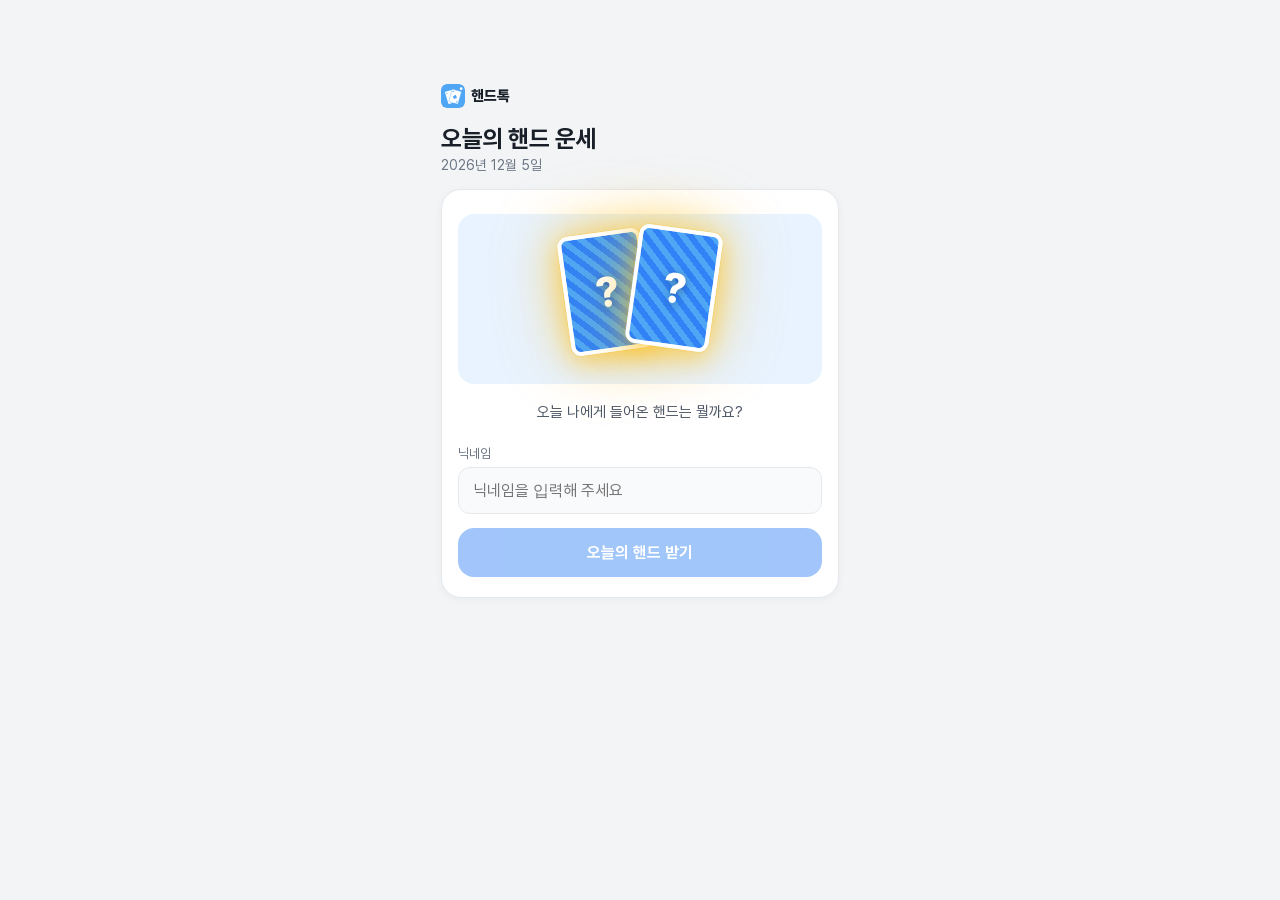
<file: index.html>
<!doctype html>
<html lang="ko">
<head>
<meta charset="utf-8">
<meta name="viewport" content="width=device-width, initial-scale=1, viewport-fit=cover">
<meta name="theme-color" content="#F2F4F6">
<link rel="icon" type="image/png" sizes="32x32" href="favicon-32.png?v=36">
<link rel="icon" href="favicon.ico?v=36" sizes="any">
<link rel="apple-touch-icon" sizes="180x180" href="apple-touch-icon.png?v=36">
<link rel="preload" href="fonts/Pretendard-Regular.subset.woff2" as="font" type="font/woff2" crossorigin>
<title>오늘의 핸드 운세 · 핸드톡</title>
<meta name="description" content="오늘 나의 핸드 2장과 보드 5장을 확인해 보세요. 홀덤 족보로 보는 오늘의 운세예요.">
<meta property="og:type" content="website">
<meta property="og:site_name" content="핸드톡">
<meta property="og:locale" content="ko_KR">
<meta property="og:title" content="오늘의 핸드 운세">
<meta property="og:description" content="오늘 나의 핸드 2장과 보드 5장을 확인해 보세요. 홀덤 족보로 보는 오늘의 운세예요.">
<meta property="og:url" content="https://kimyaechan9453-bit.github.io/hand-fortune/">
<meta property="og:image" content="https://kimyaechan9453-bit.github.io/hand-fortune/og-image.png?v=31">
<meta property="og:image:width" content="1200">
<meta property="og:image:height" content="630">
<meta property="og:image:alt" content="오늘의 핸드 운세 · 핸드톡">
<meta name="twitter:card" content="summary_large_image">
<meta name="twitter:title" content="오늘의 핸드 운세">
<meta name="twitter:description" content="오늘 나의 핸드 2장과 보드 5장을 확인해 보세요. 홀덤 족보로 보는 오늘의 운세예요.">
<meta name="twitter:image" content="https://kimyaechan9453-bit.github.io/hand-fortune/og-image.png?v=31">
<link rel="stylesheet" href="style.css?v=27">
</head>
<body>
<main class="app">
  <header class="top">
    <div class="brand"><img src="logo.svg" alt="" width="24" height="24"><span>핸드톡</span></div>
    <h1>오늘의 핸드 운세</h1>
    <p class="date" id="date"></p>
  </header>

  <section id="start" class="panel" aria-labelledby="startTitle">
    <div class="deck" aria-hidden="true">
      <div class="card back"></div><div class="card back"></div>
    </div>
    <h2 id="startTitle" class="sr-only">시작하기</h2>
    <p class="intro">오늘 나에게 들어온 핸드는 뭘까요?</p>
    <label for="nick" class="lbl">닉네임</label>
    <input id="nick" type="text" maxlength="16" autocomplete="nickname" placeholder="닉네임을 입력해 주세요" required aria-required="true" aria-describedby="nickHint">
    <p id="nickHint" class="nick-hint" hidden>닉네임을 입력해야 핸드를 받을 수 있어요</p>
    <button id="dealBtn" class="btn primary" type="button" disabled>오늘의 핸드 받기</button>
  </section>

  <section id="result" class="panel" hidden aria-labelledby="handName">
    <div class="hand" id="hand">
      <p class="row-lbl" id="holeLbl">내 핸드</p>
      <div class="hole" id="hole" role="list" aria-labelledby="holeLbl"></div>
      <p class="row-lbl" id="boardLbl">보드</p>
      <div class="board" id="board" role="list" aria-labelledby="boardLbl"></div>
    </div>
    <div class="rank-box">
      <p class="rank-label">오늘의 핸드</p>
      <h2 id="handName" class="rank-name"></h2>
      <p id="rerollNote" class="reroll-note" hidden></p>
      <button id="skipBtn" class="skip" type="button">건너뛰기</button>
      <div id="explain" class="ex" aria-live="polite">
        <div class="ex-row">
          <div class="ex-h"><span class="ex-t">프리플랍 핸드</span><span id="exTier" class="ex-pill"></span><span id="exBars" class="ex-bars" aria-hidden="true"><i></i><i></i><i></i><i></i><i></i></span></div>
          <p class="ex-p"><b id="exName"></b> <span id="exHole"></span></p>
        </div>
        <div class="ex-row">
          <div class="ex-h"><span class="ex-t">최종 족보</span><span id="exTier2" class="ex-pill"></span><span id="exBars2" class="ex-bars" aria-hidden="true"><i></i><i></i><i></i><i></i><i></i></span></div>
          <p class="ex-p"><b id="exName2"></b> <span id="exMade"></span></p>
        </div>
      </div>
      <p id="oneLine" class="one-line"></p>
    </div>

    <div class="score-card">
      <div class="ring" id="ring" role="img" aria-label="운세 점수">
        <span id="score">0</span><small>점</small>
      </div>
      <p id="message" class="message"></p>
    </div>

    <h3 class="sec">핸드 밸런스 <small class="sec-hint">눌러서 조언 보기</small></h3>
    <p class="bal-hint">숫자가 높을수록 오늘 기운이 좋아요</p>
    <ul class="meters" id="meters"></ul>


    <div class="actions">
      <button id="shareBtn" class="btn primary" type="button">결과 공유하기</button>
      <div class="sub-acts">
        <button id="rerollBtn" class="btn ghost" type="button">다시 뽑기</button>
        <button id="resetBtn" class="btn ghost" type="button">처음으로</button>
      </div>
    </div>
    <div class="cta" id="cta">
      <img src="logo.svg" alt="" width="40" height="40">
      <div class="cta-txt"><strong>핸드톡에서 더 깊게 분석해 보세요</strong><span id="ctaSub">내 핸드를 기록하고 다른 플레이어와 이야기해요.</span></div>
      <a id="storeBtn" class="btn primary cta-btn" href="#" target="_blank" rel="noopener">Google Play에서 받기</a>
    </div>
    <p class="fine">재미로 보는 운세예요. 오늘도 좋은 핸드 되세요.</p>
    <p class="fine privacy">서비스 개선을 위해 방문 수, 버튼 클릭 수 같은 익명 통계만 수집해요. 이름이나 연락처 같은 개인정보는 수집하지 않아요.</p>
  </section>
  <div id="sheet" class="sheet" hidden>
    <div class="sheet-box" role="dialog" aria-modal="true" aria-labelledby="sheetTitle">
      <div class="sheet-head">
        <h3 id="sheetTitle" class="sheet-t">결과를 공유해 보세요</h3>
        <button id="sheetX" class="sheet-x" type="button" aria-label="닫기"><svg width="20" height="20" viewBox="0 0 20 20" aria-hidden="true"><path d="M5 5l10 10M15 5L5 15" stroke="currentColor" stroke-width="2" stroke-linecap="round"/></svg></button>
      </div>
      <div class="sheet-frame"><img id="sheetImg" class="sheet-img" alt="오늘의 핸드 운세 공유 이미지"></div>
      <div class="sheet-acts">
        <a id="saveImg" class="btn primary sheet-btn" href="#">이미지 저장</a>
        <div class="sheet-row">
          <button id="copyLink" class="btn ghost" type="button">링크 복사</button>
          <button id="copyImg" class="btn ghost" type="button" hidden>이미지 복사</button>
        </div>
      </div>
    </div>
  </div>
  <div id="toast" class="toast" role="status" aria-live="polite"></div>
</main>
<script src="app.js?v=40"></script>
</body>
</html>
</file>
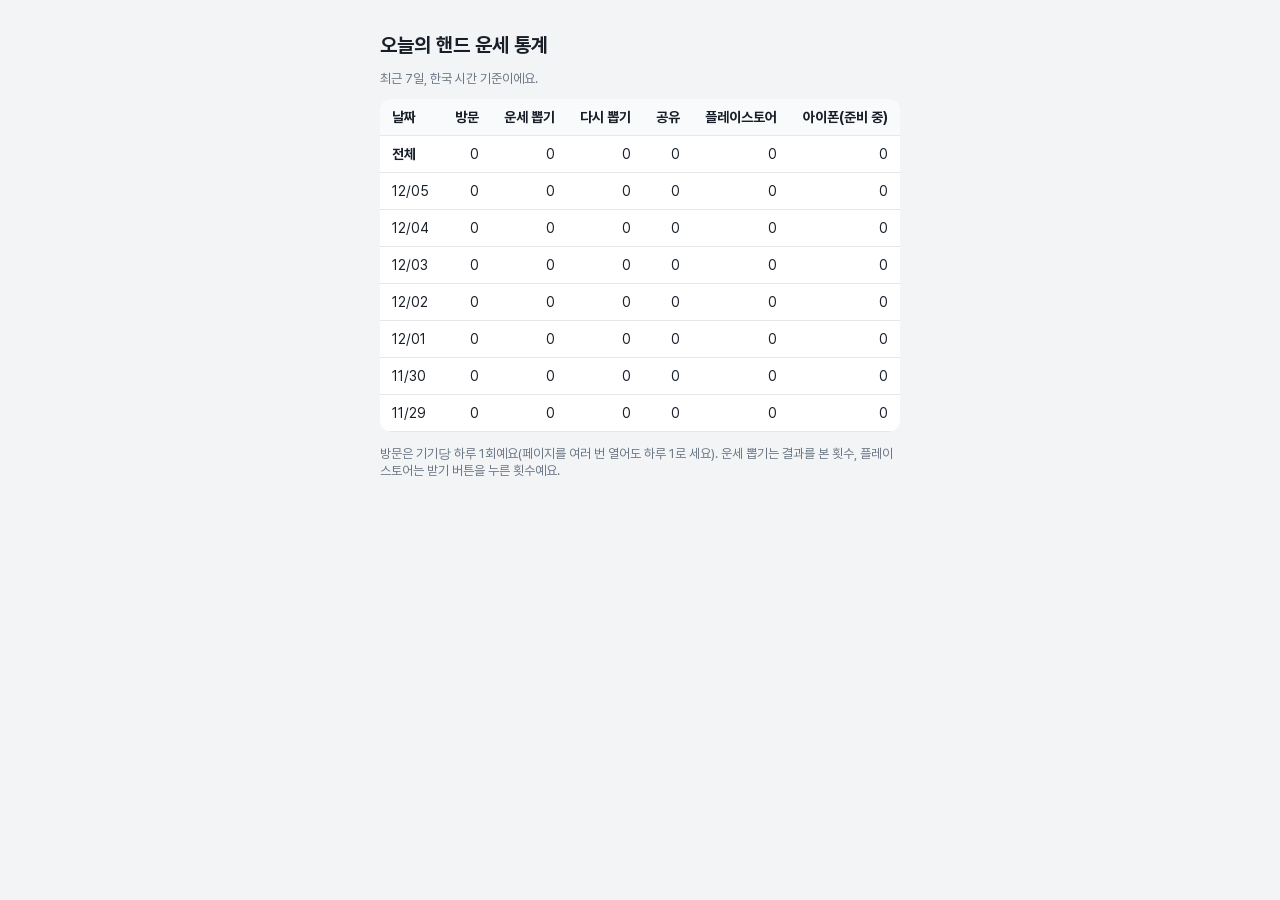
<file: stats.html>
<!doctype html>
<html lang="ko"><head><meta charset="utf-8"><meta name="viewport" content="width=device-width, initial-scale=1"><meta name="robots" content="noindex">
<title>오늘의 핸드 운세 · 통계</title>
<link rel="stylesheet" href="fonts.css"><style>body{font-family:"Pretendard",system-ui,sans-serif;background:#F2F4F6;color:#191F28;margin:0;padding:20px;max-width:520px;margin:0 auto}h1{font-size:20px}table{width:100%;border-collapse:collapse;background:#fff;border-radius:12px;overflow:hidden}th,td{padding:10px 12px;text-align:right;border-bottom:1px solid #E5E8EB;font-size:14px}th:first-child,td:first-child{text-align:left}th{background:#F9FAFB;font-weight:700}p{color:#6B7684;font-size:13px}</style></head>
<body><h1>오늘의 핸드 운세 통계</h1><p>최근 7일, 한국 시간 기준이에요.</p><table id="t"><thead></thead><tbody></tbody></table>
<p>방문은 기기당 하루 1회예요(페이지를 여러 번 열어도 하루 1로 세요). 운세 뽑기는 결과를 본 횟수, 플레이스토어는 받기 버튼을 누른 횟수예요.</p>
<script>
var NS='handtalk-fortune',EV=[['visit','방문'],['deal','운세 뽑기'],['reroll','다시 뽑기'],['share','공유'],['store','플레이스토어'],['store-ios','아이폰(준비 중)']];
function day(o){var d=new Date(Date.now()+9*3600e3-o*864e5);return d.toISOString().slice(0,10).replace(/-/g,'')}
function get(k){return fetch('https://abacus.jasoncameron.dev/get/'+NS+'/'+k).then(function(r){return r.ok?r.json():{value:0}}).then(function(j){return j.value||0}).catch(function(){return 0})}
var days=['total'];for(var i=0;i<7;i++)days.push(day(i));
document.querySelector('thead').innerHTML='<tr><th>날짜</th>'+EV.map(function(e){return '<th>'+e[1]+'</th>'}).join('')+'</tr>';
Promise.all(days.map(function(d){return Promise.all(EV.map(function(e){return get(d==='total'?e[0]:e[0]+'-'+d)}))})).then(function(rows){
document.querySelector('tbody').innerHTML=rows.map(function(r,i){var d=days[i];return '<tr><td>'+(d==='total'?'<b>전체</b>':d.slice(4,6)+'/'+d.slice(6))+'</td>'+r.map(function(v){return '<td>'+v+'</td>'}).join('')+'</tr>'}).join('')})
</script></body></html>
</file>
<file: style.css>
@font-face{font-family:"Pretendard";font-style:normal;font-weight:400;font-display:swap;src:url(fonts/Pretendard-Regular.subset.woff2) format("woff2")}
@font-face{font-family:"Pretendard";font-style:normal;font-weight:500;font-display:swap;src:url(fonts/Pretendard-Medium.subset.woff2) format("woff2")}
@font-face{font-family:"Pretendard";font-style:normal;font-weight:600;font-display:swap;src:url(fonts/Pretendard-SemiBold.subset.woff2) format("woff2")}
@font-face{font-family:"Pretendard";font-style:normal;font-weight:700;font-display:swap;src:url(fonts/Pretendard-Bold.subset.woff2) format("woff2")}
@font-face{font-family:"Pretendard";font-style:normal;font-weight:800;font-display:swap;src:url(fonts/Pretendard-ExtraBold.subset.woff2) format("woff2")}
:root{--primary:#3182F6;--soft:#E8F3FF;--bg:#F2F4F6;--card:#fff;--border:#E5E8EB;--fg:#191F28;--mut:#6B7684;--sec:#E8EAED;--ok:#00C853;--oksoft:#E8F8EF;--red:#E74C3C;--blue2:#4FA6F5;--r-sm:8px;--r-md:12px;--r-lg:16px;--r-xl:20px;--sh:0 2px 8px rgba(0,0,0,.04)}
*{box-sizing:border-box}
html,body{margin:0;background:var(--bg);color:var(--fg);font-family:"Pretendard","Noto Sans KR",system-ui,-apple-system,sans-serif;-webkit-font-smoothing:antialiased;word-break:keep-all}
.sr-only{position:absolute;width:1px;height:1px;overflow:hidden;clip:rect(0 0 0 0)}
.app{max-width:430px;margin:0 auto;padding:calc(16px + env(safe-area-inset-top)) calc(16px + env(safe-area-inset-right)) calc(40px + env(safe-area-inset-bottom)) calc(16px + env(safe-area-inset-left));min-height:100vh}
.top{margin:4px 0 16px}
.brand{display:flex;align-items:center;gap:6px;font-weight:800;font-size:15px}
.brand img{border-radius:6px}
h1{font-size:24px;margin:16px 0 4px;font-weight:700;letter-spacing:-.02em}
.date{color:var(--mut);margin:0;font-size:14px}
.panel{background:var(--card);border:1px solid var(--border);border-radius:var(--r-xl);padding:20px 16px;box-shadow:var(--sh)}
.deck{position:relative;height:170px;margin:4px 0 16px;background:var(--soft);border-radius:var(--r-lg)}
.deck .card{position:absolute;left:50%;top:18px}
.deck .card:nth-child(1){transform:translateX(-50%) translateX(-34px) rotate(-8deg)}
.deck .card:nth-child(2){transform:translateX(-50%) translateX(34px) translateY(-4px) rotate(8deg)}
.intro{text-align:center;line-height:1.6;margin:6px 0 22px;font-size:15px;color:#4E5968}
.nick-hint{font-size:13px;color:#F04452;margin:-8px 0 12px}
.lbl{display:block;font-size:13px;color:var(--mut);margin-bottom:6px}
input{width:100%;font:inherit;font-size:16px;color:var(--fg);background:#F9FAFB;border:1px solid var(--border);border-radius:var(--r-md);padding:13px 14px;margin-bottom:14px}
input:focus{outline:2px solid var(--primary);outline-offset:0;background:#fff}
.btn{width:100%;font:inherit;font-weight:700;font-size:16px;border-radius:var(--r-lg);padding:15px;border:0;cursor:pointer}
.btn:focus-visible{outline:3px solid #9CC3FA;outline-offset:2px}
.primary{background:var(--primary);color:#fff}
.primary:active{background:#1B64DA}
.ghost{background:var(--sec);color:#4E5968}
.fine{text-align:center;color:var(--mut);font-size:13px;margin:12px 0 0}
.card{width:84px;height:120px;border-radius:10px;position:relative}
.back{background:repeating-linear-gradient(45deg,var(--primary) 0 6px,var(--blue2) 6px 12px);border:4px solid #fff;box-shadow:0 6px 16px rgba(49,130,246,.25)}
.deck .card.back{box-shadow:0 0 0 1px rgba(255,184,0,.18),0 8px 20px rgba(255,184,0,.28),0 0 36px rgba(255,200,40,.55),0 0 68px rgba(255,184,0,.42)}
.deck .card.back::after{content:"?";position:absolute;inset:0;display:grid;place-items:center;font-size:42px;font-weight:800;color:#fff;text-shadow:0 2px 8px rgba(25,31,40,.35);letter-spacing:-.04em;pointer-events:none}
.hand{margin:4px 0 22px;padding:14px 10px 14px;background:#F9FAFB;border:1px solid var(--border);border-radius:var(--r-lg)}
.row-lbl{margin:0 0 8px;font-size:12px;font-weight:700;color:var(--primary)}
.row-lbl+.hole{margin-bottom:14px}
.row-lbl{margin-bottom:12px!important}
.hole,.board{display:flex;justify-content:center;gap:6px;perspective:800px}
.hole .slot{width:70px;height:100px}
.board{gap:4px;flex-wrap:nowrap}
.bslot{flex:1 1 0;min-width:0;max-width:58px;display:flex;flex-direction:column;align-items:center;gap:5px}
.board .slot{width:100%;height:auto;aspect-ratio:54/78}
.cue{font-size:12px;color:var(--mut);height:15px;line-height:15px}
.bslot:nth-child(4),.bslot:nth-child(5){margin-left:5px}
.hand.done .slot.dim{opacity:.6;filter:grayscale(.5)}
.hand.done .slot.win{translate:0 -5px}
.hand.done .slot.win .face{box-shadow:0 8px 14px rgba(25,31,40,.22)}
.hand.done .slot.win .face::before{content:"";position:absolute;left:50%;top:-15px;width:6px;height:6px;margin-left:-3px;border-radius:50%;background:#3182F6;box-shadow:0 0 0 2px #fff}
.slot{container-type:inline-size}
.face .r{position:absolute;left:6%;top:4%;font-size:50cqw;font-weight:800;line-height:1;letter-spacing:-.07em}
.face .su{position:absolute;right:4%;bottom:1%;font-size:52cqw;line-height:1}
.contrib{margin:0 auto 6px;white-space:nowrap;display:inline-block;font-size:13px;font-weight:600;color:var(--primary);background:#fff;border:1px solid var(--border);border-radius:99px;padding:6px 12px;max-width:330px;line-height:1.45}
.slot{width:58px;height:84px;position:relative;box-sizing:border-box;border:1.5px dashed rgba(139,149,161,.45);border-radius:var(--r-sm);transition:opacity .3s,filter .3s,translate .25s ease}


.cd{position:absolute;inset:-1.5px;will-change:transform}
.face,.cd .bk{position:absolute;inset:0;border-radius:var(--r-sm)}
.cd .bk{background:repeating-linear-gradient(45deg,var(--primary) 0 4px,var(--blue2) 4px 8px);border:3px solid #fff;box-shadow:0 4px 10px rgba(49,130,246,.25)}
.face{background:#FFFFFF!important;background-color:#FFFFFF!important;border:3.5px solid currentColor;box-sizing:border-box;box-shadow:0 2px 6px rgba(0,0,0,.08)}
.k-s{color:#191F28!important}.k-h{color:#E74C3C!important}.k-d{color:#3182F6!important}.k-c{color:#00A65A!important}
.rank-box{text-align:center}
.rank-label{margin:0 0 2px;color:var(--mut);font-size:12px;font-weight:500;letter-spacing:.02em}
.rank-name{margin:2px 0 8px;font-size:32px;line-height:1.2;color:var(--primary);font-weight:800;letter-spacing:-.02em}
.one-line{margin:6px auto 4px;max-width:300px;line-height:1.5;color:#4E5968;font-size:15px}
.score-card{display:flex;gap:16px;align-items:center;background:#F9FAFB;border:1px solid var(--border);border-radius:var(--r-lg);padding:16px;margin:26px 0 8px}
.ring{--p:0;flex:0 0 84px;height:84px;border-radius:50%;display:flex;align-items:center;justify-content:center;
background:radial-gradient(closest-side,#F9FAFB 78%,transparent 79%),conic-gradient(var(--primary) calc(var(--p)*1%),var(--sec) 0)}
.ring span{font-size:26px;font-weight:800}.ring small{font-size:13px;color:var(--mut);margin:8px 0 0 2px}
.message{margin:0;line-height:1.6;font-size:14.5px;color:#333D4B}
.sec{font-size:16px;margin:28px 0 10px;font-weight:700}
.meters{list-style:none;margin:0;padding:0;display:grid;gap:10px}
.meters li{background:#fff;border:1px solid var(--border);border-radius:var(--r-md);padding:12px 14px}
.mh{display:flex;justify-content:space-between;align-items:baseline;font-size:14px;margin-bottom:8px}
.mh strong{font-weight:700}.mh .s{font-size:16px;margin-right:6px}
.mh em{font-style:normal;color:var(--primary);font-weight:700}
.bar{height:8px;border-radius:9px;background:var(--sec);overflow:hidden}
.bar span{display:block;height:100%;width:0;border-radius:9px;background:var(--blue2);transition:width 1s cubic-bezier(.2,.8,.2,1)}
.meters li.hi .bar span{background:var(--primary)}
.meters li.hi .mh em::after{content:"좋음";margin-left:6px;font-size:11px;color:#00A344;background:var(--oksoft);padding:2px 6px;border-radius:6px}
.tip{margin:8px 0 0;font-size:13px;color:var(--mut);line-height:1.5}
.actions{display:grid;gap:8px;margin-top:22px}
.toast{position:fixed;left:50%;bottom:calc(28px + env(safe-area-inset-bottom));transform:translateX(-50%) translateY(20px);background:#191F28;color:#fff;padding:10px 16px;border-radius:99px;font-size:14px;opacity:0;transition:.25s;pointer-events:none}
.toast.show{opacity:1;transform:translateX(-50%)}
.fade{animation:fade .5s ease both}
@keyframes fade{from{opacity:0;transform:translateY(8px)}to{opacity:1;transform:none}}
@media (prefers-reduced-motion:reduce){*{transition:none!important;animation:none!important}}

.reroll-note{margin:-2px 0 8px;font-size:13px;color:var(--mut)}
.sub-acts{display:grid;grid-template-columns:1fr 1fr;gap:8px}
#rerollBtn{background:var(--soft);color:var(--primary);font-weight:800;border:1px solid #BFD9FF}
#resetBtn{background:#F2F4F6;color:var(--mut);font-weight:600}

.slot:has(.cd){border-color:transparent}

.ex{margin:12px 0 14px;text-align:left;background:#F2F7FF;border:1px solid #D6E6FF;border-radius:var(--r-md);padding:4px 14px;opacity:0;transform:translateY(6px);transition:opacity .4s,transform .4s}
.ex.show{opacity:1;transform:none}
.ex-row{padding:10px 0}.ex-row+.ex-row{border-top:1px solid var(--border)}
.ex-h{display:flex;align-items:center;gap:6px;margin-bottom:6px}
.ex-t{font-size:13px;font-weight:700;color:var(--fg)}
.ex-pill{font-size:12px;font-weight:800;padding:2px 8px;min-width:22px;text-align:center;box-sizing:border-box;border-radius:99px;background:var(--soft);color:var(--primary)}
.ex-pill.t5{background:#7C4DFF;color:#fff}.ex-pill.t4{background:#3182F6;color:#fff}.ex-pill.t3{background:#00C471;color:#fff}.ex-pill.t2,.ex-pill.t1{background:#FFB800;color:#191F28}
.ex-bars{display:flex;gap:3px;margin-left:auto}.ex-bars i{width:14px;height:6px;border-radius:3px;background:var(--sec)}.ex-bars i.on{background:var(--primary)}.ex-bars.t5 i.on{background:#7C4DFF}.ex-bars.t4 i.on{background:#3182F6}.ex-bars.t3 i.on{background:#00C471}.ex-bars.t2 i.on{background:#FFB800}
.ex-p{margin:0;font-size:13.5px;line-height:1.55;color:#333D4B}.ex-p b{color:var(--fg)}
.ex-prog{margin:6px 0 0;font-size:13px;color:var(--mut)}
@media (prefers-reduced-motion:reduce){.ex{transition:none}}

.sheet{position:fixed;inset:0;background:rgba(25,31,40,.5);display:flex;align-items:flex-end;justify-content:center;z-index:10;animation:shFade .2s ease}
.sheet[hidden]{display:none}
.sheet-box{width:100%;max-width:430px;max-height:calc(100dvh - 24px);overflow:auto;box-sizing:border-box;background:#fff;border-radius:var(--r-xl) var(--r-xl) 0 0;padding:18px 20px calc(20px + env(safe-area-inset-bottom));padding-left:max(20px,env(safe-area-inset-left));padding-right:max(20px,env(safe-area-inset-right));display:grid;gap:16px;animation:shUp .25s ease}
.sheet-head{display:flex;align-items:center;justify-content:space-between}
.sheet-t{margin:0;font-size:18px;font-weight:700;color:var(--fg)}
.sheet-x{width:36px;height:36px;border:0;border-radius:99px;background:#F2F4F6;color:#4E5968;display:grid;place-items:center;cursor:pointer;padding:0}
.sheet-x:hover{background:#E5E8EB}
.sheet-frame{background:var(--bg);border-radius:var(--r-lg);padding:16px;display:flex;justify-content:center}
.sheet-img{display:block;max-width:100%;max-height:min(46vh,440px);width:auto;height:auto;border-radius:var(--r-md);box-shadow:0 8px 24px rgba(0,0,0,.12)}
.sheet-acts{display:grid;gap:8px}
.sheet-row{display:flex;gap:8px}.sheet-row .btn{flex:1}
.sheet-btn{display:block;text-align:center;text-decoration:none;box-sizing:border-box}
body.locked{overflow:hidden}
@media (min-width:600px){.sheet{align-items:center;padding:24px}.sheet-box{border-radius:var(--r-xl);max-width:420px;padding:22px 24px 24px;box-shadow:0 20px 60px rgba(0,0,0,.2);animation:shPop .2s ease}}
@keyframes shFade{from{opacity:0}}@keyframes shUp{from{transform:translateY(40px)}}@keyframes shPop{from{transform:scale(.96);opacity:0}}
@media (prefers-reduced-motion:reduce){.sheet,.sheet-box{animation:none}}

/* hide results until all cards are dealt */
#result .rank-name,#result .reroll-note,#result .one-line,#result .score-card,#result .sec,#result .meters{transition:opacity .35s ease}
#result.dealing .rank-name{color:#6B7684;font-size:18px}
#result.dealing .reroll-note,#result.dealing .one-line,#result.dealing .sec .sec-hint{opacity:0;pointer-events:none}
#result.dealing .ex,#result.dealing .score-card,#result.dealing .meters li{opacity:1;transform:none;pointer-events:none;border-color:transparent;background:linear-gradient(90deg,#F2F4F6 25%,#E9ECEF 50%,#F2F4F6 75%);background-size:200% 100%;animation:skel 1.3s linear infinite}
#result.dealing .ex>*,#result.dealing .score-card>*,#result.dealing .meters li>*{visibility:hidden}
#result.dealing .ex{min-height:180px}
#result.dealing .sec{color:var(--mut)}
@keyframes skel{from{background-position:200% 0}to{background-position:0 0}}
@media (prefers-reduced-motion:reduce){#result.dealing .ex,#result.dealing .score-card,#result.dealing .meters li{animation:none}}

#fx{position:fixed;inset:0;width:100vw;height:100vh;pointer-events:none;z-index:50}
.rank-name.rare{background-size:200% auto;-webkit-background-clip:text;background-clip:text;color:transparent;animation:shimmer 1.6s linear infinite}
.rank-name.r7{background-image:linear-gradient(90deg,#5B3CC4,#9C7BFF,#C9B8FF,#9C7BFF,#5B3CC4)}
.rank-name.r8{background-image:linear-gradient(90deg,#7C4DFF,#3182F6,#00C471,#FFB800,#F04452,#7C4DFF)}
.rank-name.r9{background-image:linear-gradient(90deg,#B8860B,#FFD54F,#FFF3C4,#FFD54F,#B8860B);filter:drop-shadow(0 0 8px rgba(255,193,7,.55))}
@keyframes shimmer{to{background-position:-200% center}}
body.fx-flash::after{content:"";position:fixed;inset:0;pointer-events:none;z-index:49;background:radial-gradient(circle at 50% 35%,rgba(255,215,64,.55),rgba(255,215,64,0) 70%);animation:flash 1.4s ease-out forwards}
@keyframes flash{0%{opacity:0}15%{opacity:1}100%{opacity:0}}
.hand.shake{animation:shake .5s ease-in-out}
@keyframes shake{0%,100%{transform:none}20%{transform:translateX(-5px) rotate(-.5deg)}40%{transform:translateX(5px) rotate(.5deg)}60%{transform:translateX(-3px)}80%{transform:translateX(3px)}}

/* compact balance: 2x2, tip shown on tap */
.meters{grid-template-columns:1fr 1fr;gap:8px}
.meters li{padding:10px 12px;cursor:pointer;-webkit-tap-highlight-color:transparent}
.meters .mh{font-size:13px;margin-bottom:6px}
.meters .tip{display:none;margin-top:6px;font-size:12.5px}
.meters li.open{grid-column:1/-1}
.meters li.open .tip{display:block}
.meters li .mh strong::after{content:"";}
.sec-hint{font-size:13px;font-weight:500;color:var(--mut);margin-left:6px}

.skip{display:none;margin:8px auto 4px;min-width:132px;height:44px;padding:0 24px;border:0;border-radius:99px;background:var(--sec);color:var(--fg);font-size:15px;font-weight:600;font-family:inherit;cursor:pointer;-webkit-tap-highlight-color:transparent}
.skip:active{background:#DDE1E6}
#result.dealing .skip{display:block}
.btn:disabled{opacity:.45;cursor:default}
.app.compact .top{display:grid;grid-template-columns:1fr auto;grid-template-rows:auto auto;align-items:center;column-gap:12px;margin:0 0 12px}
.app.compact .brand{grid-row:1/3}
.app.compact h1{grid-column:2;margin:0;font-size:15px;text-align:right;letter-spacing:-.01em}
.app.compact .date{grid-column:2;font-size:13px;text-align:right}
.cta{margin-top:20px;display:grid;grid-template-columns:40px 1fr;gap:10px 12px;align-items:center;background:#F2F7FF;border:1px solid #C9DEFF;border-radius:var(--r-lg);padding:16px;box-shadow:0 4px 14px rgba(49,130,246,.08)}
.cta img{border-radius:10px}
.cta-txt{display:grid;gap:2px}.cta-txt strong{font-size:15px}.cta-txt span{font-size:13px;color:var(--mut);line-height:1.45}
.cta-btn{grid-column:1/-1;display:block;text-align:center;text-decoration:none;color:#fff;background:var(--primary);box-sizing:border-box}
.fine.privacy{margin-top:6px;font-size:12px;line-height:1.5}
.cta-btn.soon{background:var(--sec);color:var(--mut);cursor:default}
/* v35: optically centered start screen */
.app:not(.compact){display:flex;flex-direction:column;justify-content:center;min-height:100vh;min-height:100dvh;box-sizing:border-box;padding-bottom:calc(22vh + 40px + env(safe-area-inset-bottom))}

/* v36 balance labels */
.bal-hint{margin:-4px 0 10px;font-size:12.5px;color:var(--mut)}
.meters .mh{font-size:14px;align-items:center}
.meters .mh strong{font-weight:700;color:#191F28}
.meters .mh em{font-size:22px;font-weight:800;letter-spacing:-.02em;color:var(--primary);line-height:1}
</file>
<file: fonts.css>
@font-face{font-family:"Pretendard";font-style:normal;font-weight:400;font-display:swap;src:url(fonts/Pretendard-Regular.subset.woff2) format("woff2")}
@font-face{font-family:"Pretendard";font-style:normal;font-weight:500;font-display:swap;src:url(fonts/Pretendard-Medium.subset.woff2) format("woff2")}
@font-face{font-family:"Pretendard";font-style:normal;font-weight:600;font-display:swap;src:url(fonts/Pretendard-SemiBold.subset.woff2) format("woff2")}
@font-face{font-family:"Pretendard";font-style:normal;font-weight:700;font-display:swap;src:url(fonts/Pretendard-Bold.subset.woff2) format("woff2")}
@font-face{font-family:"Pretendard";font-style:normal;font-weight:800;font-display:swap;src:url(fonts/Pretendard-ExtraBold.subset.woff2) format("woff2")}
</file>
